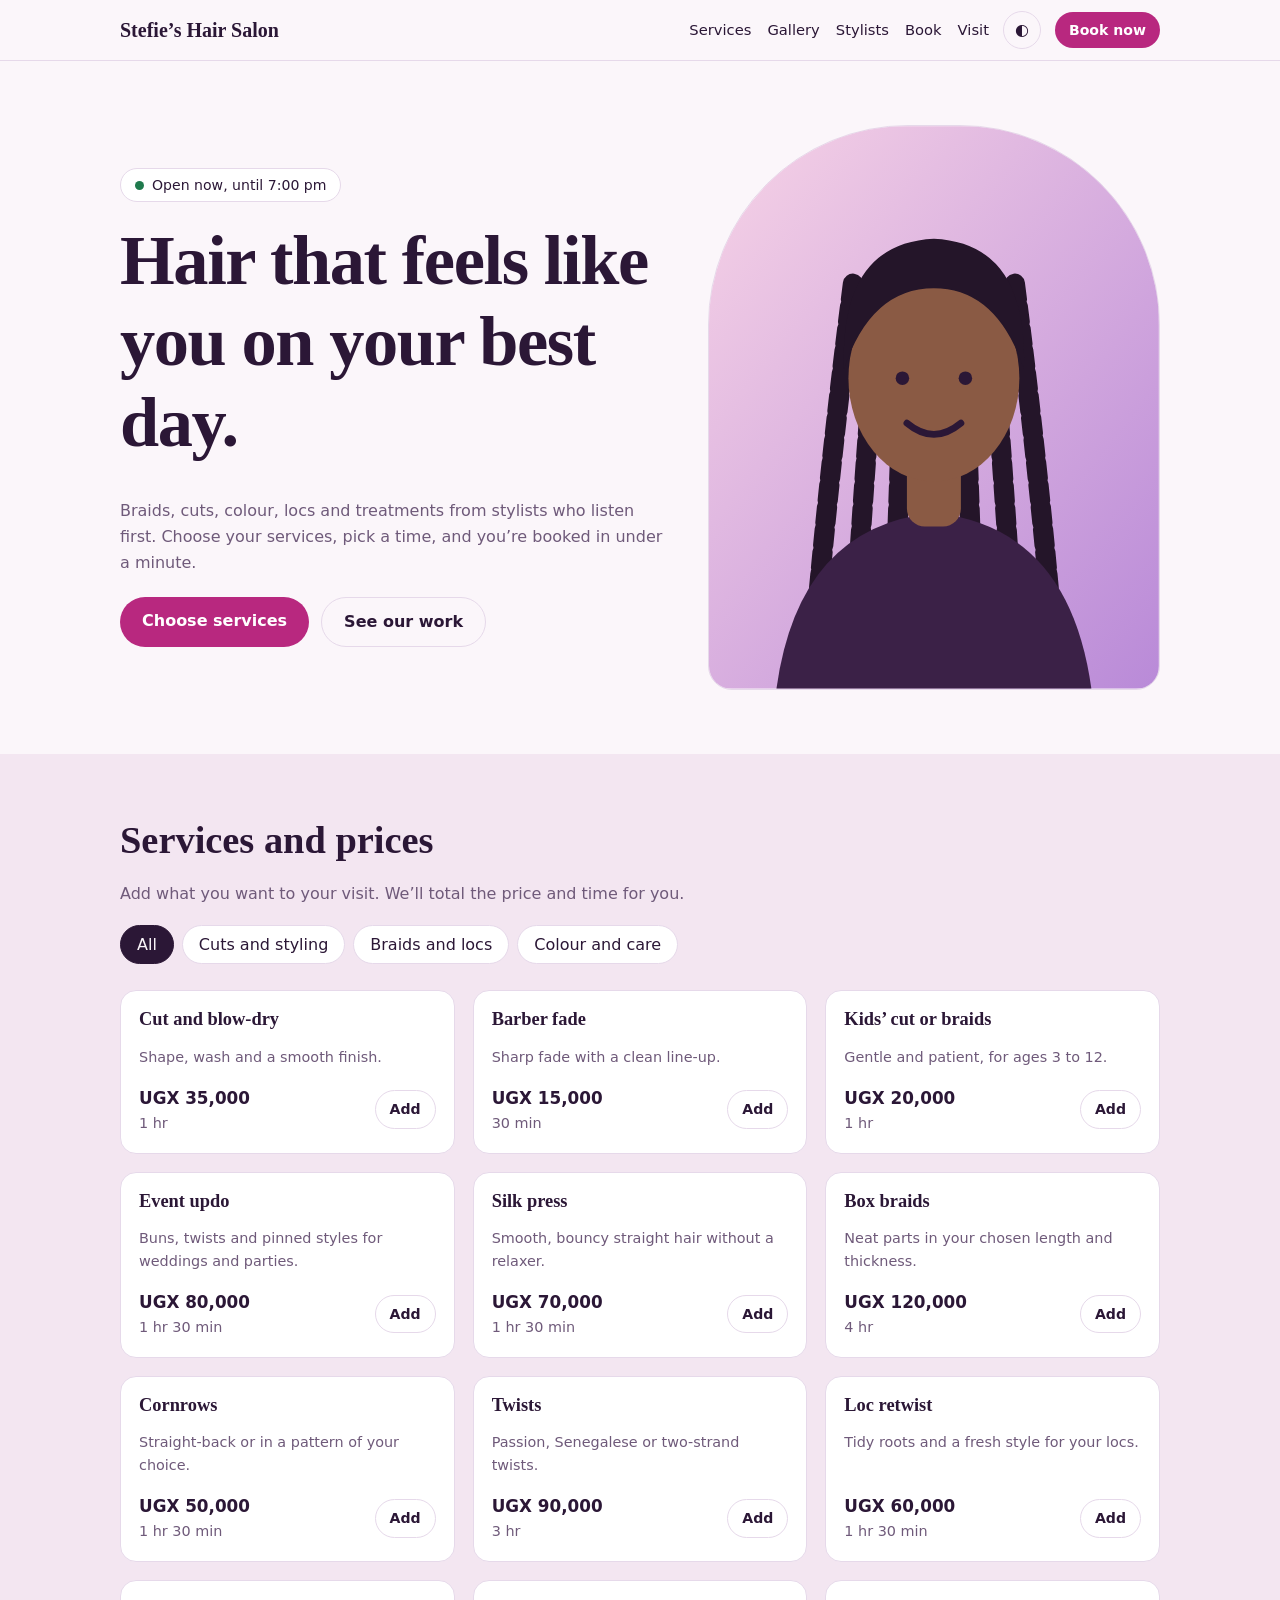
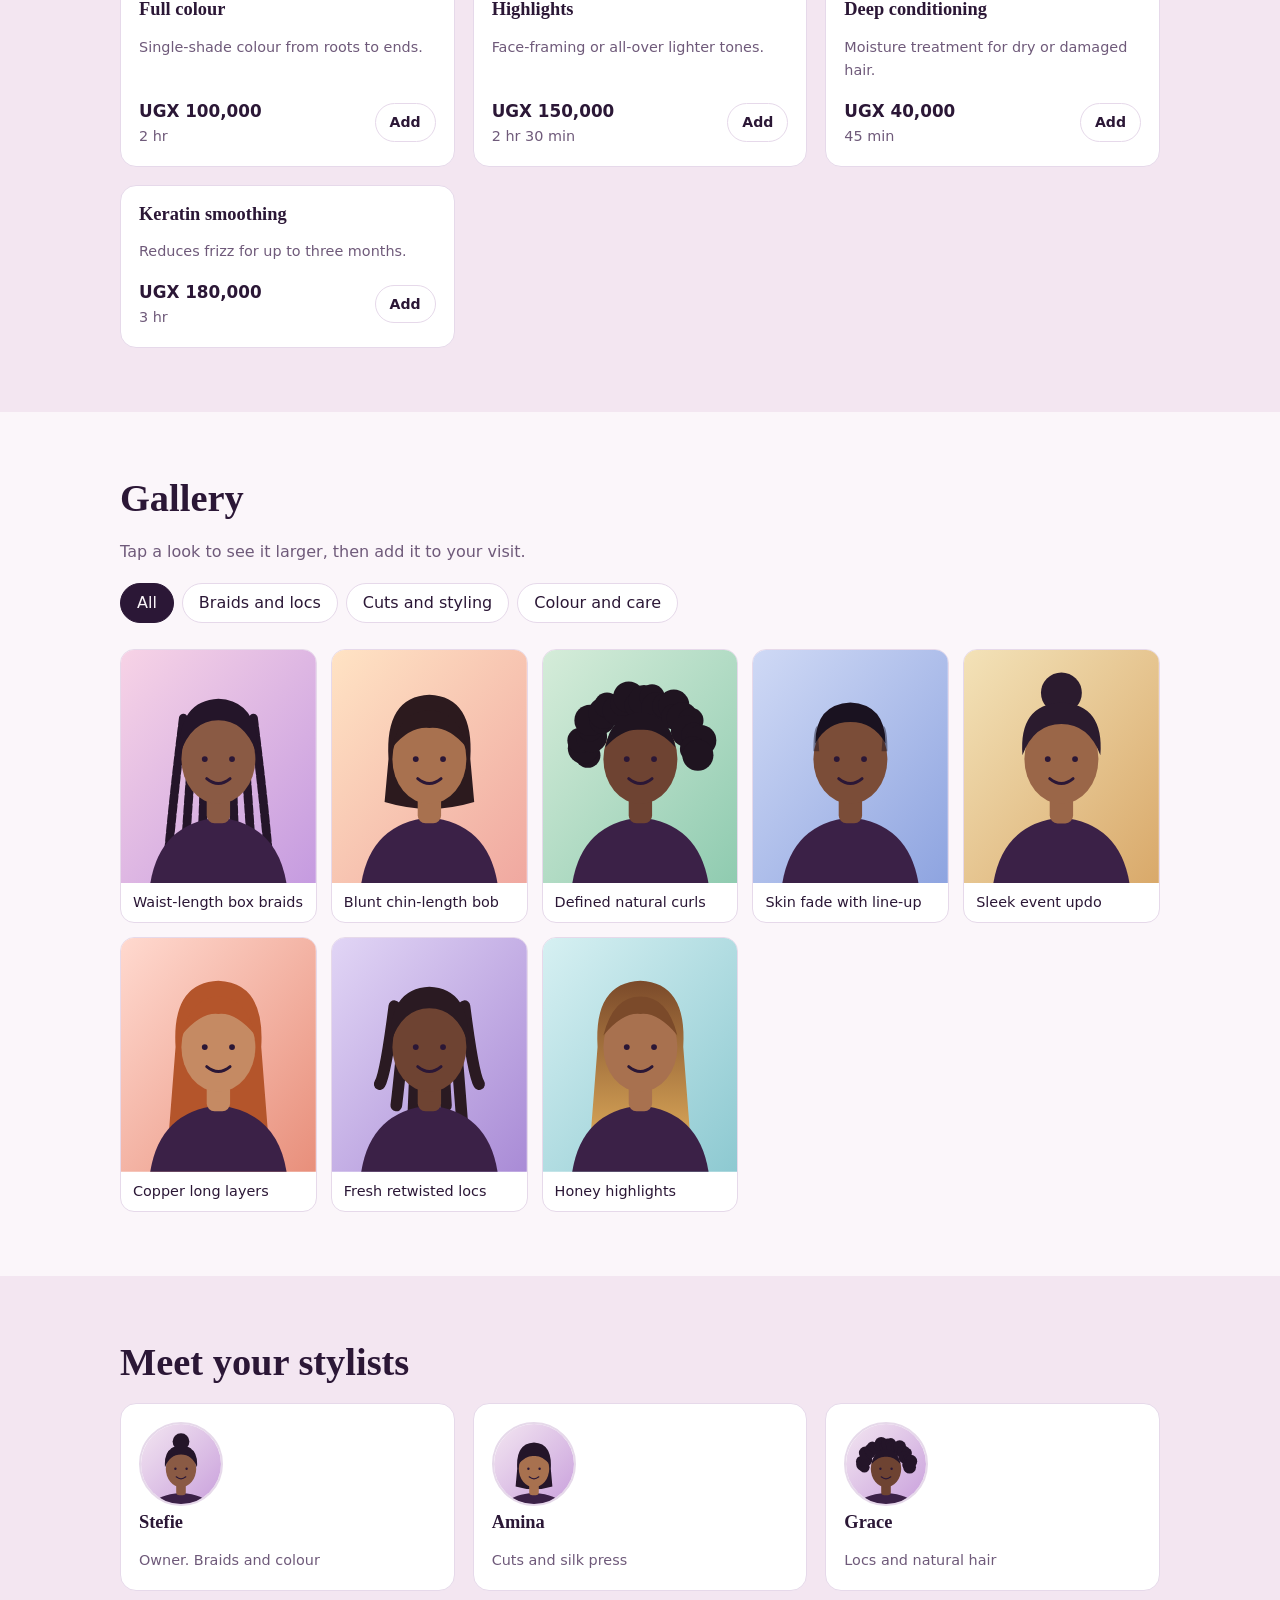
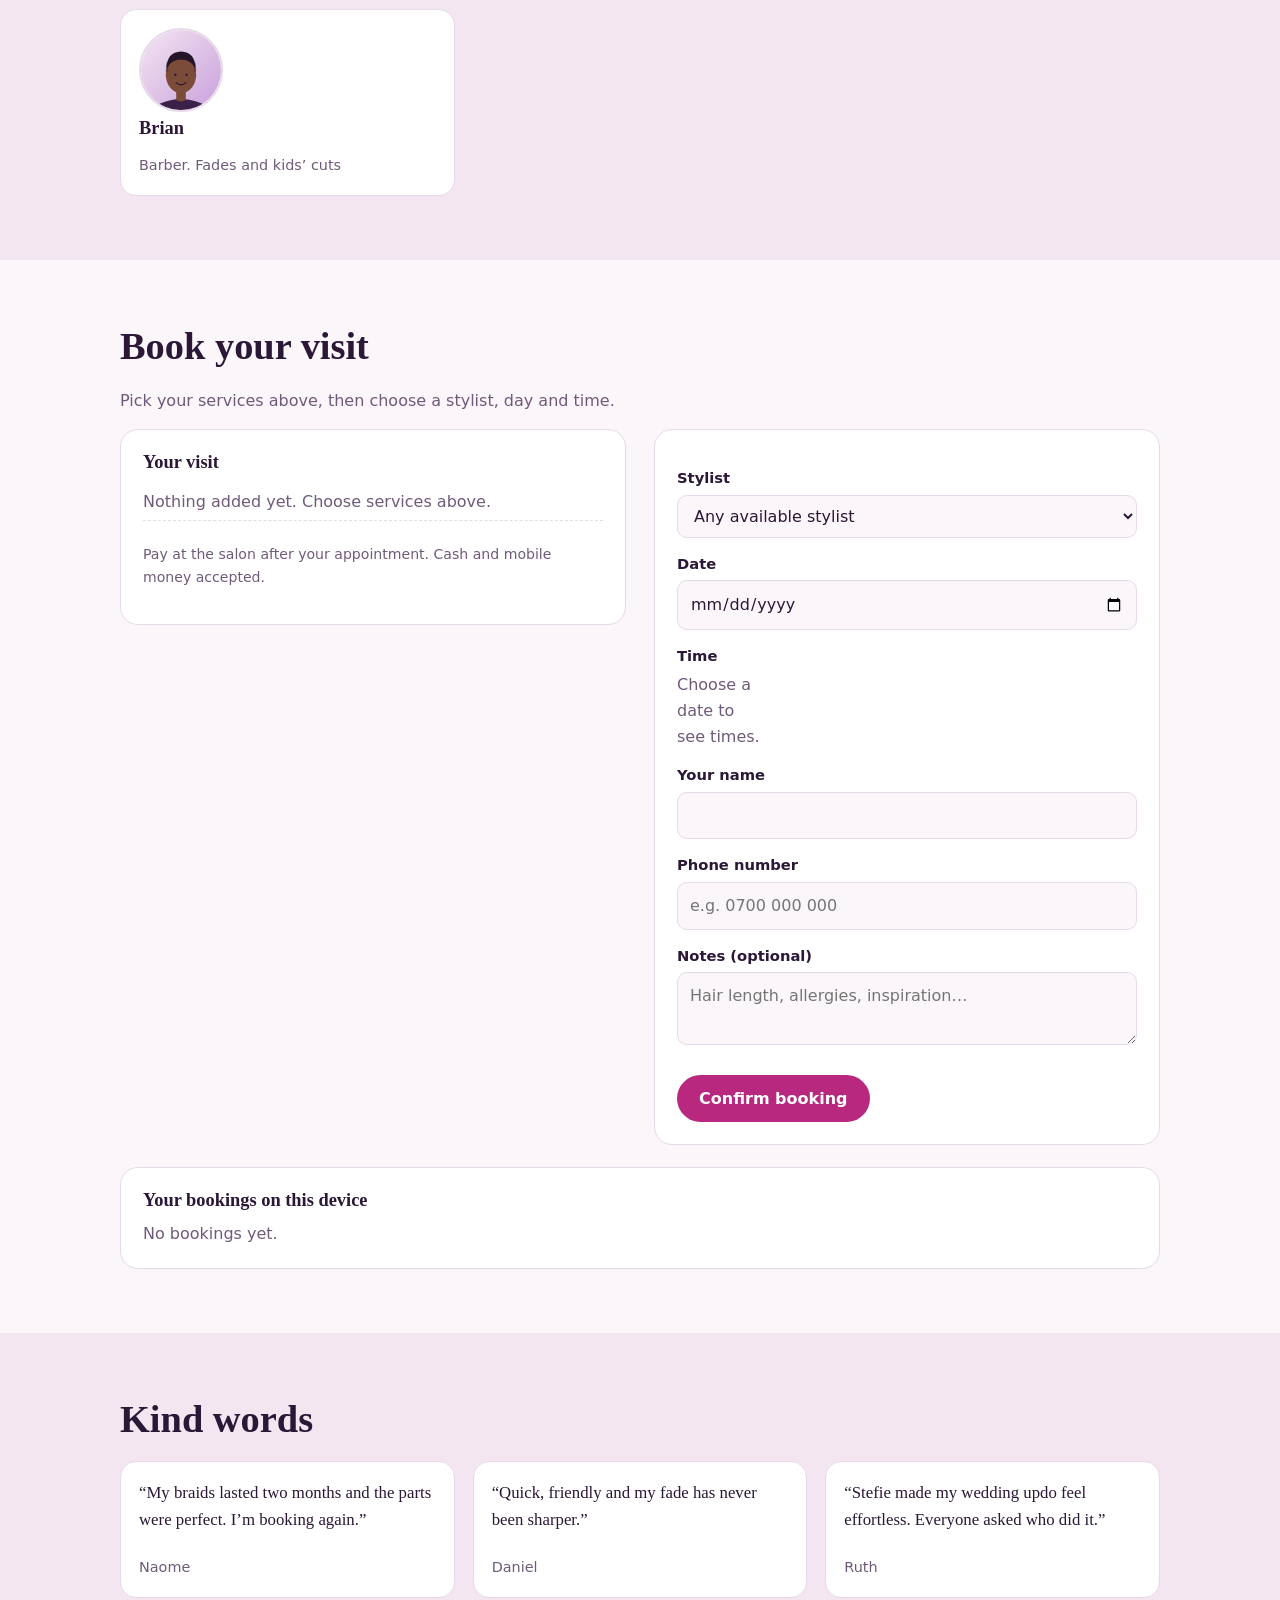
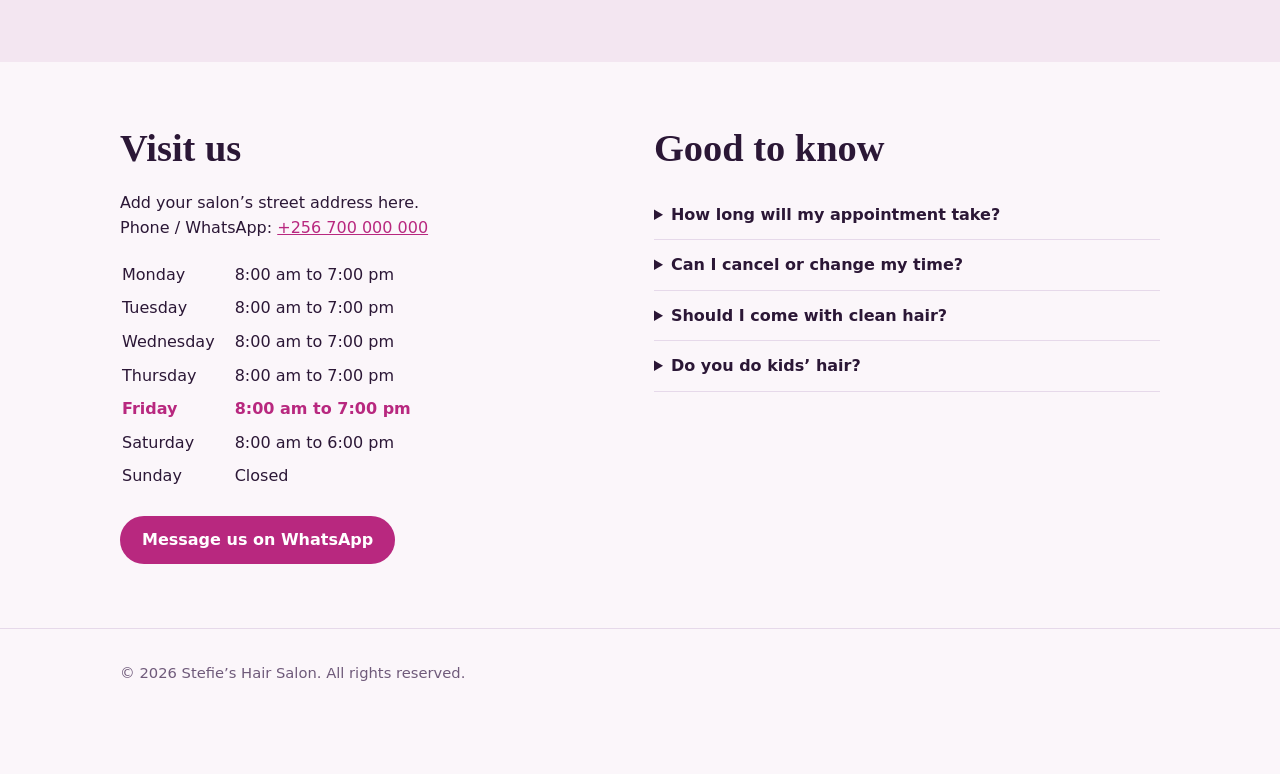
<file: index.html>
<!DOCTYPE html>
<html lang="en">
<head>
<meta charset="utf-8">
<meta name="viewport" content="width=device-width, initial-scale=1, viewport-fit=cover">
<title>Stefie’s Hair Salon</title>
<link rel="stylesheet" href="style.css">
</head>
<body>
<header class="nav"><div class="wrap">
<a class="logo" href="#top">Stefie’s Hair Salon</a>
<nav><a href="#services">Services</a><a href="#gallery">Gallery</a><a href="#team">Stylists</a><a href="#book">Book</a><a href="#visit">Visit</a></nav>
<button class="icon" id="theme" aria-label="Switch colour theme">◐</button>
<a class="btn sm" href="#book">Book now</a>
</div></header>

<main id="top">
<section class="hero"><div class="wrap">
<div>
<div class="badge"><span class="dot" id="dot"></span><span id="openTxt">Checking hours…</span></div>
<h1>Hair that feels like you on your best day.</h1>
<p class="sub">Braids, cuts, colour, locs and treatments from stylists who listen first. Choose your services, pick a time, and you’re booked in under a minute.</p>
<div class="row"><a class="btn" href="#services">Choose services</a><a class="btn ghost" href="#gallery">See our work</a></div>
</div>
<div class="hero-art" id="heroArt" aria-hidden="true"></div>
</div></section>

<section id="services" class="band"><div class="wrap">
<h2>Services and prices</h2>
<p class="sub">Add what you want to your visit. We’ll total the price and time for you.</p>
<div class="tabs" id="svcTabs" role="group" aria-label="Filter services"></div>
<div class="grid" id="svcGrid"></div>
</div></section>

<section id="gallery"><div class="wrap">
<h2>Gallery</h2>
<p class="sub">Tap a look to see it larger, then add it to your visit.</p>
<div class="tabs" id="galTabs" role="group" aria-label="Filter looks"></div>
<div class="gal" id="gal"></div>
</div></section>

<section id="team" class="band stylists"><div class="wrap">
<h2>Meet your stylists</h2>
<div class="grid" id="team-grid"></div>
</div></section>

<section id="book"><div class="wrap">
<h2>Book your visit</h2>
<p class="sub">Pick your services above, then choose a stylist, day and time.</p>
<div class="book">
<div class="panel">
<h3>Your visit</h3>
<ul class="sum" id="sum"></ul>
<div class="total"><span id="tTime"></span><span id="tPrice"></span></div>
<p class="meta" style="color:var(--muted);font-size:.88rem;margin-top:10px">Pay at the salon after your appointment. Cash and mobile money accepted.</p>
</div>
<form class="panel" id="form" novalidate>
<label for="stylist">Stylist</label>
<select id="stylist"></select>
<label for="date">Date</label>
<input type="date" id="date">
<label id="slotLbl">Time</label>
<div class="slots" id="slots" aria-labelledby="slotLbl"></div>
<label for="name">Your name</label>
<input id="name" autocomplete="name">
<label for="phone">Phone number</label>
<input id="phone" type="tel" autocomplete="tel" placeholder="e.g. 0700 000 000">
<label for="note">Notes (optional)</label>
<textarea id="note" rows="2" placeholder="Hair length, allergies, inspiration…"></textarea>
<div class="row"><button class="btn" type="submit">Confirm booking</button></div>
<div id="out" role="status"></div>
</form>
</div>
<div class="panel" style="margin-top:22px">
<h3>Your bookings on this device</h3>
<div id="mine"></div>
</div>
</div></section>

<section class="band"><div class="wrap">
<h2>Kind words</h2>
<div class="grid" id="rev"></div>
</div></section>

<section id="visit"><div class="wrap book">
<div>
<h2>Visit us</h2>
<p>Add your salon’s street address here.<br>Phone / WhatsApp: <a href="https://wa.me/256700000000">+256 700 000 000</a></p>
<table class="hours" id="hours"></table>
<div class="row"><a class="btn" href="https://wa.me/256700000000">Message us on WhatsApp</a></div>
</div>
<div>
<h2>Good to know</h2>
<details><summary>How long will my appointment take?</summary><p>The total on your visit summary adds up the time for each service. Braids and colour take longer, so book a morning slot.</p></details>
<details><summary>Can I cancel or change my time?</summary><p>Yes. Cancel from “Your bookings” above, or message us at least a day ahead.</p></details>
<details><summary>Should I come with clean hair?</summary><p>For braids and locs, arrive with clean, dry, detangled hair. For cuts and colour, come as you are.</p></details>
<details><summary>Do you do kids’ hair?</summary><p>Yes. Pick “Kids’ cut or braids” and we’ll allow extra time.</p></details>
</div>
</div></section>
</main>
<footer><div class="wrap">© <span id="yr"></span> Stefie’s Hair Salon. All rights reserved.</div></footer>

<div id="bar"><span id="barTxt"></span><a class="btn sm" href="#book" style="background:var(--bg);color:var(--ink)">Book these</a></div>
<dialog id="lb"><div id="lbArt"></div><div class="in"><h3 id="lbTitle"></h3><p class="sub" id="lbDesc"></p><div class="row"><button class="btn" id="lbAdd">Add to my visit</button><button class="btn ghost" id="lbClose">Close</button></div></div></dialog>

<script src="app.js"></script>
</body>
</html>
</file>
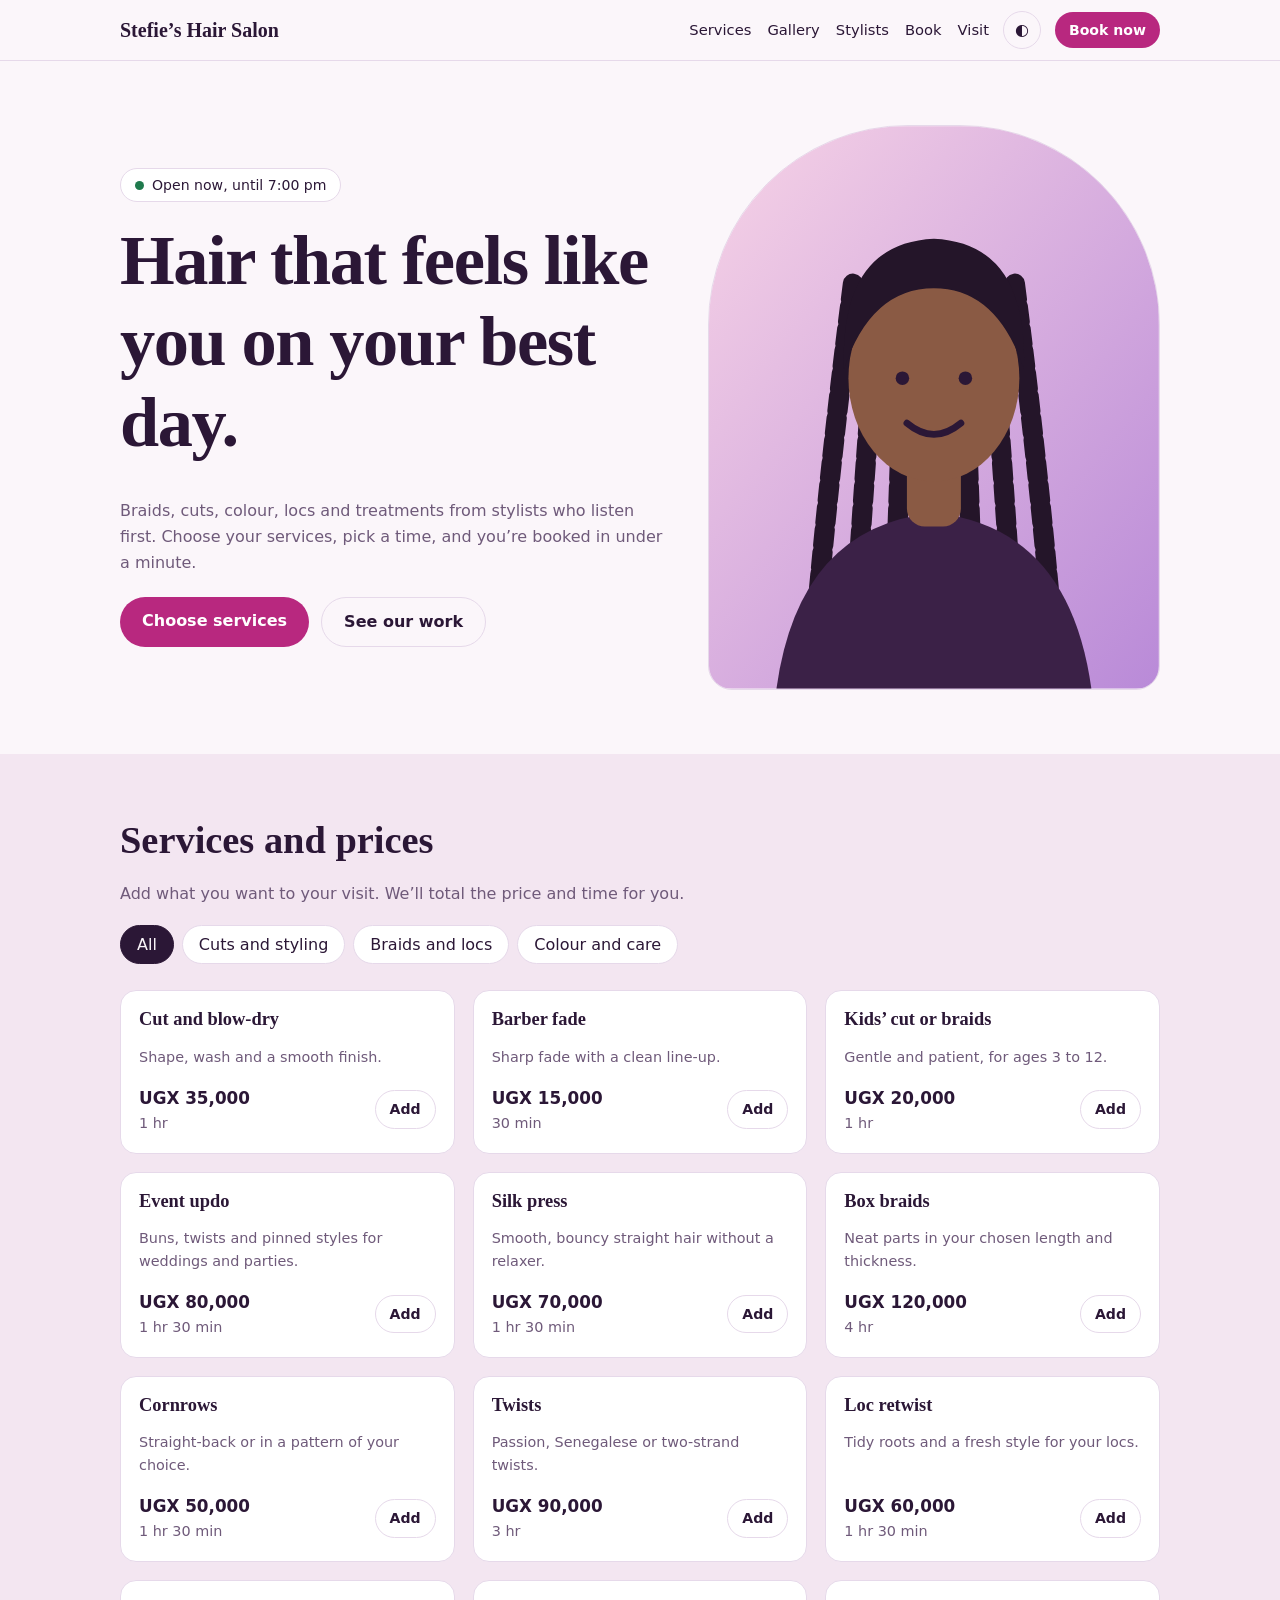
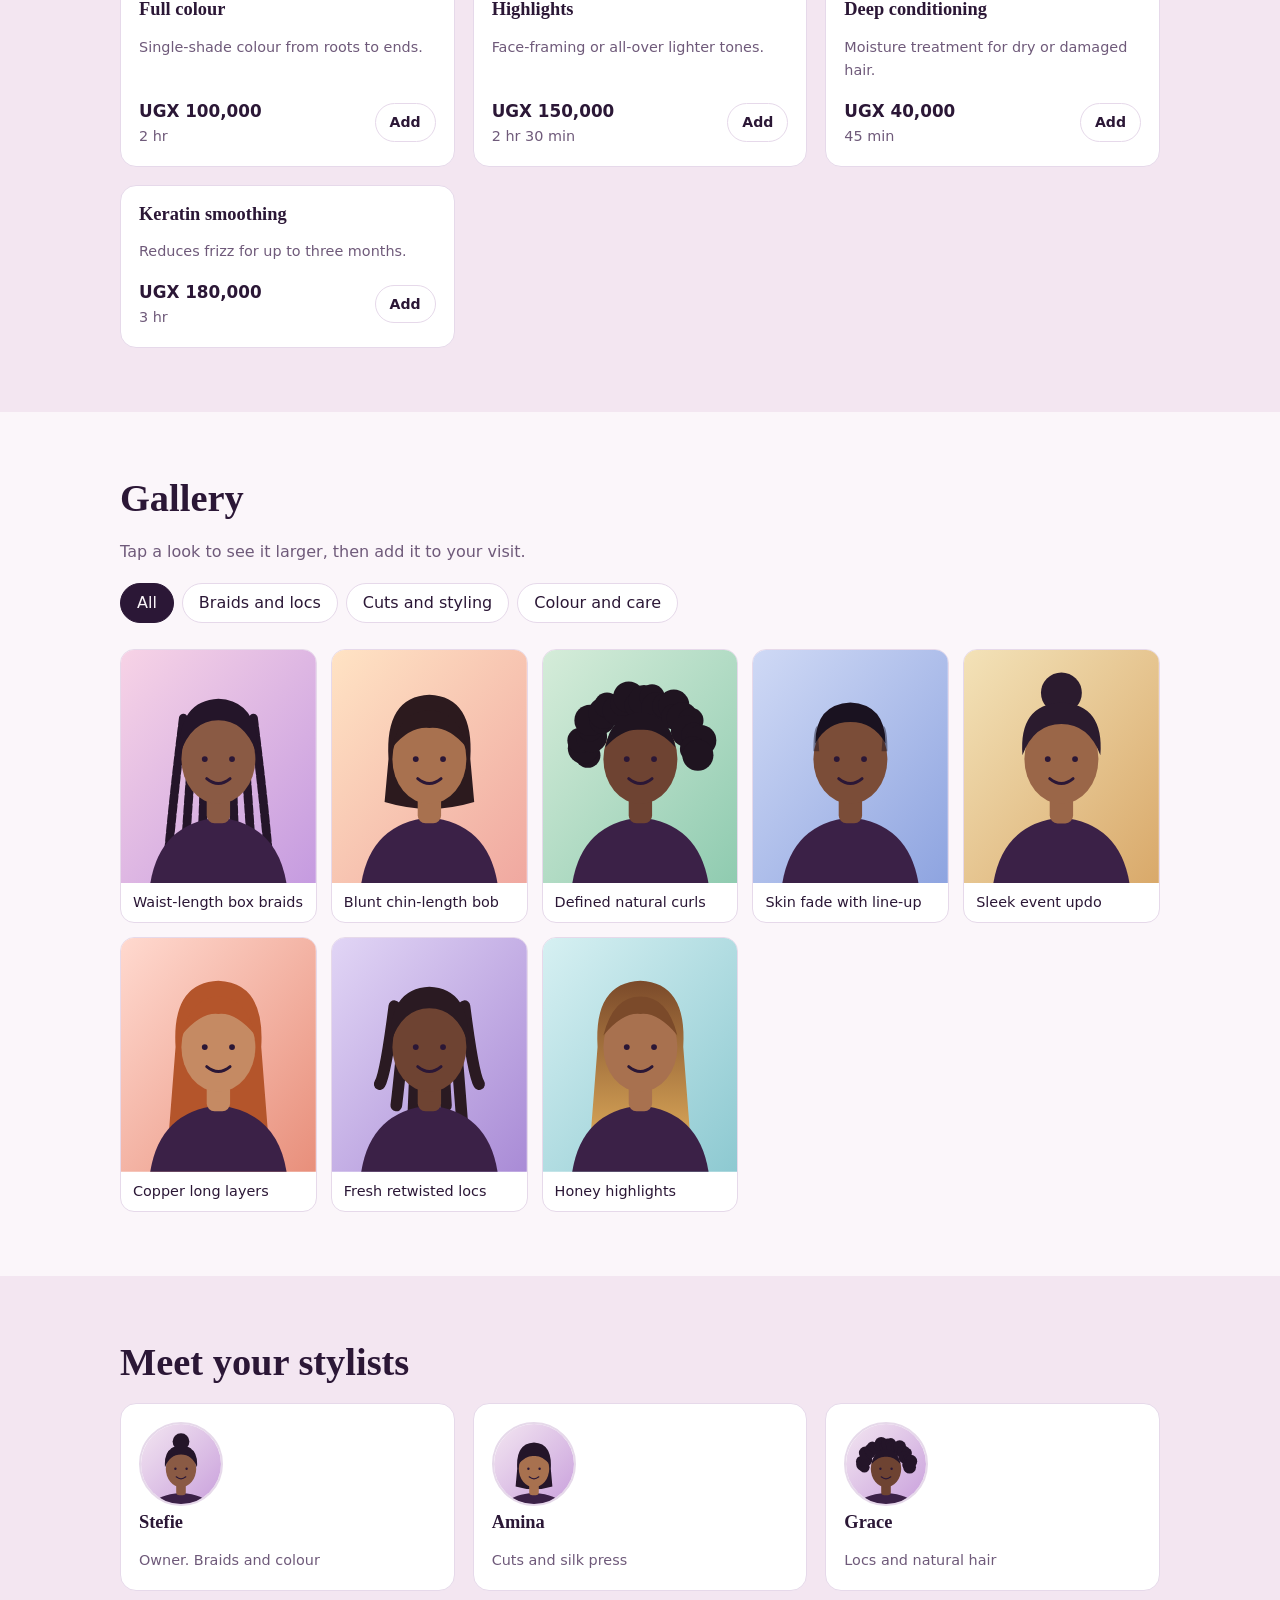
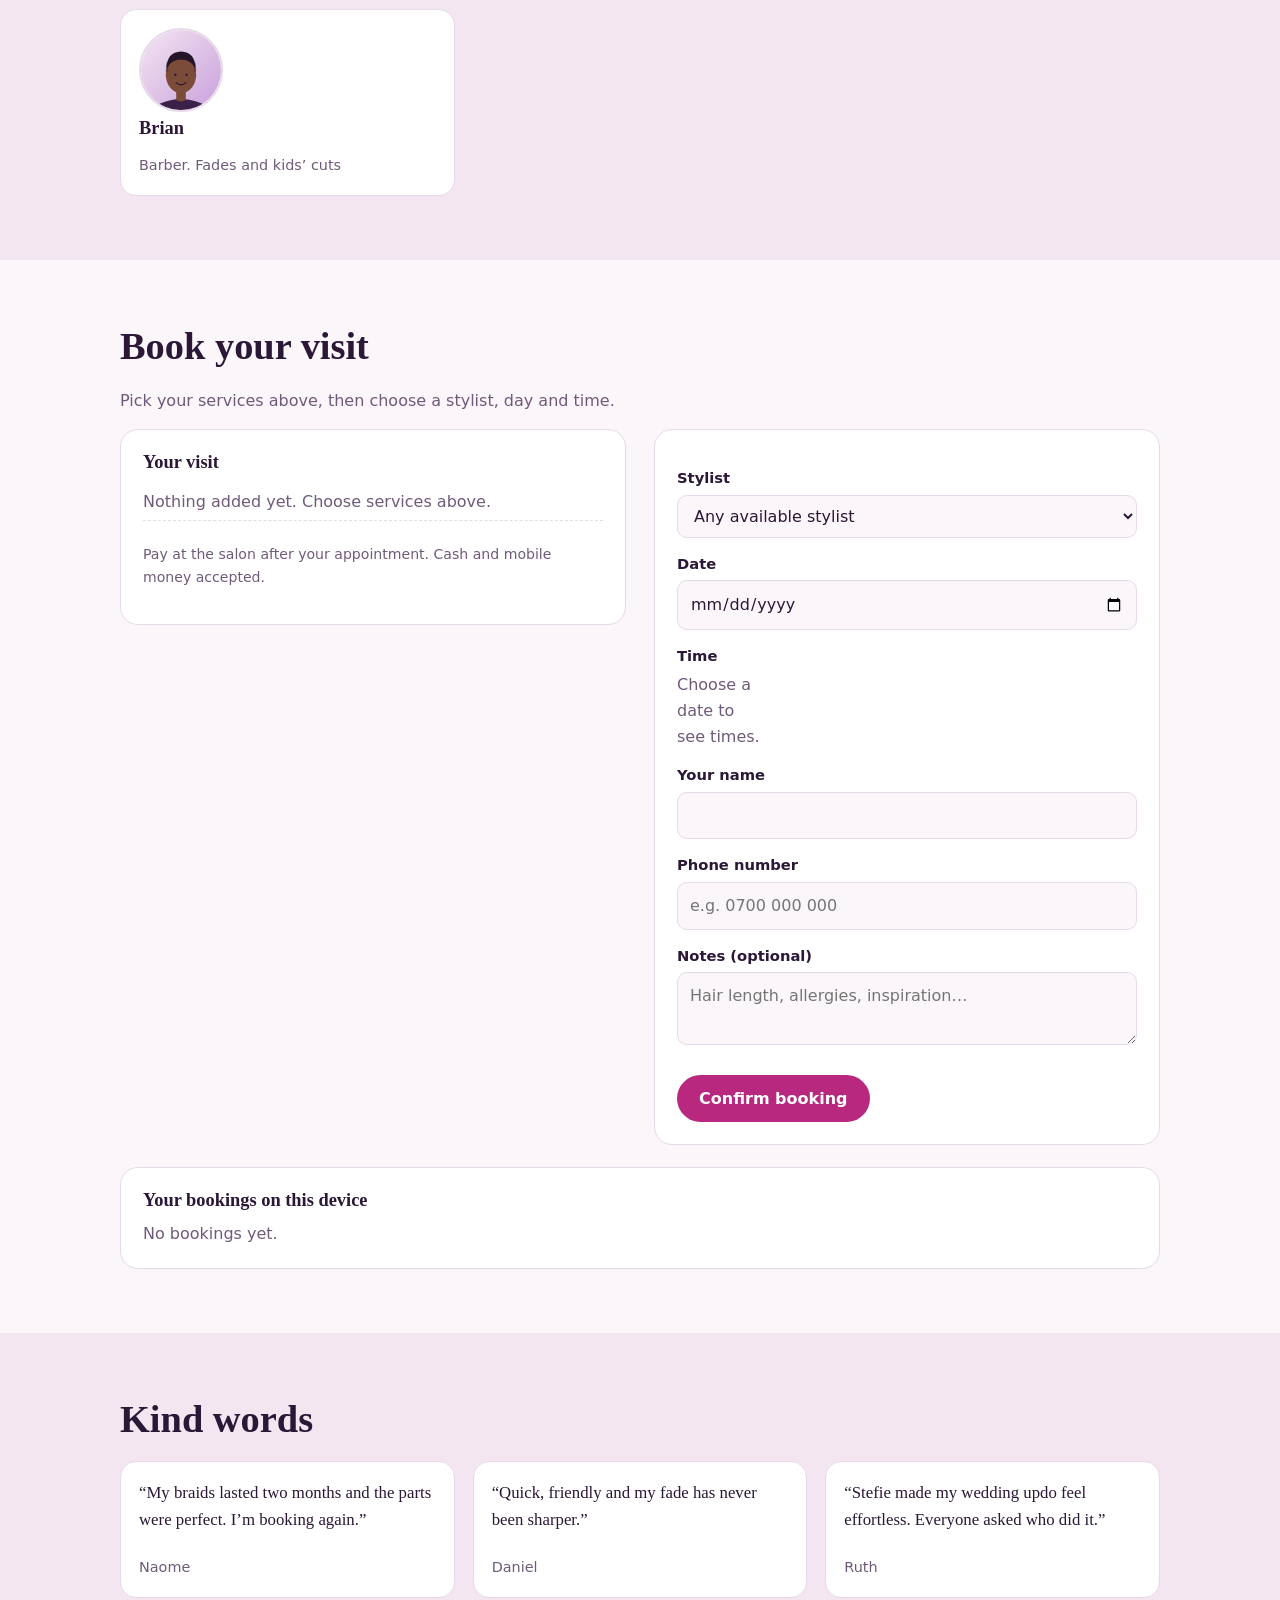
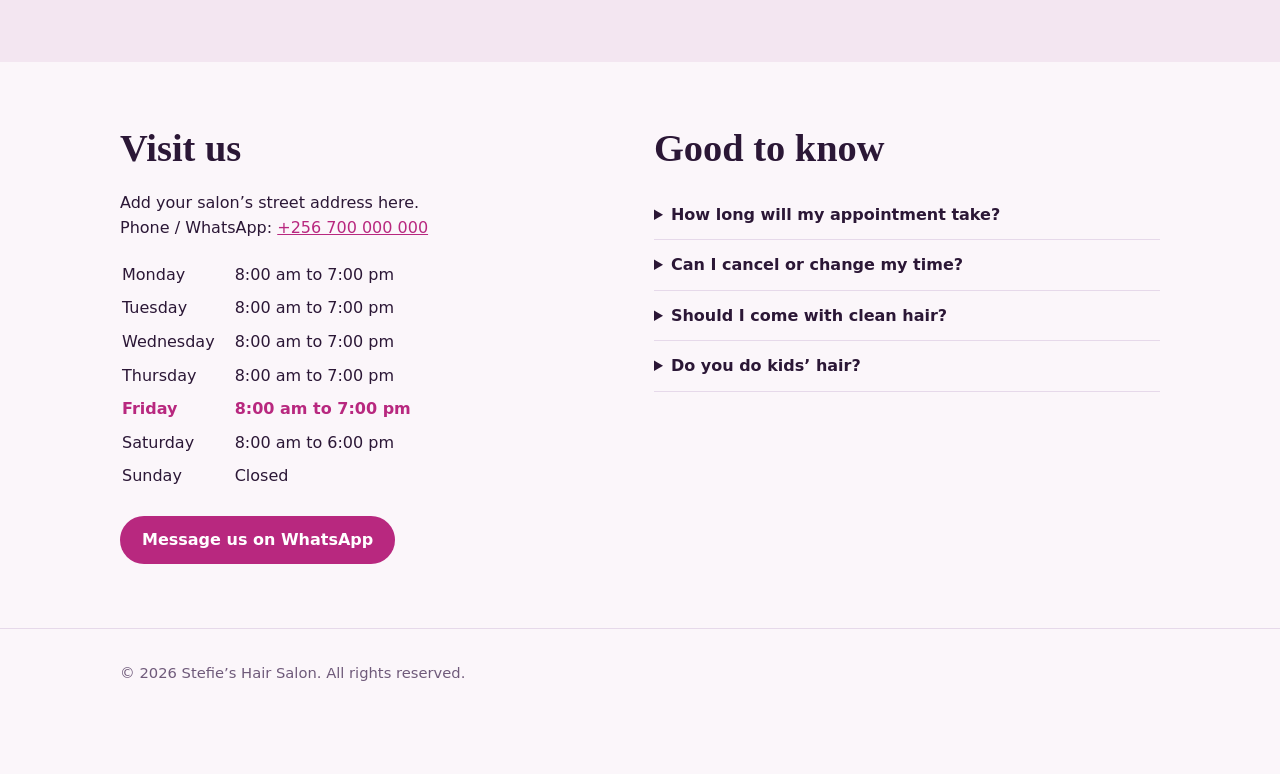
<file: stefies-hair-salon.html>
<!DOCTYPE html>
<html lang="en">
<head>
<meta charset="utf-8">
<meta name="viewport" content="width=device-width, initial-scale=1, viewport-fit=cover">
<title>Stefie’s Hair Salon</title>
<style>
:root{box-sizing:border-box;padding-top:env(safe-area-inset-top,0px);padding-bottom:env(safe-area-inset-bottom,0px);
--bg:#fbf6fa;--surface:#fff;--ink:#2b1736;--muted:#6f5a7a;--line:#e6d9ea;--accent:#b8287f;--accent-ink:#fff;--gold:#c9962b;--soft:#f3e6f1;--ok:#1f7a4d;--bad:#b3261e}
@media (prefers-color-scheme:dark){:root:not([data-theme="light"]){color-scheme:dark;--bg:#1b0f23;--surface:#27172f;--ink:#f6ecf8;--muted:#b9a3c4;--line:#40294c;--accent:#e45bb0;--accent-ink:#2b1736;--gold:#e3b04b;--soft:#33203d;--ok:#5fd39a;--bad:#ff8a80}}
:root[data-theme="dark"]{color-scheme:dark;--bg:#1b0f23;--surface:#27172f;--ink:#f6ecf8;--muted:#b9a3c4;--line:#40294c;--accent:#e45bb0;--accent-ink:#2b1736;--gold:#e3b04b;--soft:#33203d;--ok:#5fd39a;--bad:#ff8a80}
*,*::before,*::after{box-sizing:inherit}
html{scroll-behavior:smooth;scroll-padding-top:calc(env(safe-area-inset-top,0px) + 70px)}
body{margin:0;background:var(--bg);color:var(--ink);font:16px/1.6 system-ui,-apple-system,"Segoe UI",Roboto,sans-serif}
h1,h2,h3{font-family:Georgia,"Times New Roman",serif;font-weight:700;line-height:1.15;margin:0 0 .5em}
h1{font-size:clamp(2.4rem,7vw,4.4rem);letter-spacing:-.02em}
h2{font-size:clamp(1.7rem,4vw,2.4rem)}
h3{font-size:1.15rem}
p{margin:0 0 1em}
a{color:var(--accent)}
button,input,select,textarea{font:inherit;color:inherit}
:focus-visible{outline:3px solid var(--gold);outline-offset:2px}
.wrap{max-width:1080px;margin:0 auto;padding:0 20px}
section{padding:64px 0}
.sub{color:var(--muted);max-width:56ch}
header.nav{position:sticky;top:0;z-index:20;background:color-mix(in srgb,var(--bg) 92%,transparent);backdrop-filter:blur(8px);border-bottom:1px solid var(--line)}
.nav .wrap{display:flex;align-items:center;gap:14px;height:60px}
.logo{font:700 1.25rem Georgia,serif;text-decoration:none;color:var(--ink);margin-right:auto}
.nav nav{display:flex;gap:16px;overflow-x:auto}
.nav nav a{color:var(--ink);text-decoration:none;font-size:.92rem;white-space:nowrap}
.nav nav a:hover{color:var(--accent)}
.btn{display:inline-block;border:0;border-radius:999px;padding:11px 22px;background:var(--accent);color:var(--accent-ink);font-weight:600;cursor:pointer;text-decoration:none}
.btn.ghost{background:transparent;color:var(--ink);border:1.5px solid var(--line)}
.btn.sm{padding:7px 14px;font-size:.88rem}
.btn:disabled{opacity:.5;cursor:not-allowed}
.icon{width:38px;height:38px;border-radius:50%;border:1.5px solid var(--line);background:transparent;cursor:pointer}
.hero .wrap{display:grid;grid-template-columns:1.1fr .9fr;gap:36px;align-items:center}
.badge{display:inline-flex;gap:8px;align-items:center;border:1px solid var(--line);border-radius:999px;padding:5px 14px;font-size:.88rem;background:var(--surface);margin-bottom:18px}
.dot{width:9px;height:9px;border-radius:50%;background:var(--bad)}
.dot.on{background:var(--ok)}
.hero-art{position:relative;aspect-ratio:4/5;border-radius:200px 200px 24px 24px;overflow:hidden;border:1px solid var(--line)}
.hero-art svg{width:100%;height:100%;display:block}
.row{display:flex;gap:12px;flex-wrap:wrap;margin-top:22px}
.tabs{display:flex;gap:8px;flex-wrap:wrap;margin:18px 0 26px}
.chip{border:1.5px solid var(--line);background:var(--surface);border-radius:999px;padding:6px 16px;cursor:pointer}
.chip[aria-pressed="true"]{background:var(--ink);color:var(--bg);border-color:var(--ink)}
.grid{display:grid;grid-template-columns:repeat(auto-fill,minmax(250px,1fr));gap:18px}
.card{background:var(--surface);border:1px solid var(--line);border-radius:16px;padding:18px;display:flex;flex-direction:column;gap:6px}
.card .meta{color:var(--muted);font-size:.9rem}
.price{font-weight:700;font-size:1.05rem}
.card .foot{margin-top:auto;display:flex;justify-content:space-between;align-items:center;padding-top:10px}
.card.sel{border-color:var(--accent);box-shadow:0 0 0 2px var(--accent) inset}
.gal{display:grid;grid-template-columns:repeat(auto-fill,minmax(170px,1fr));gap:14px}
.gal button{padding:0;border:1px solid var(--line);border-radius:14px;overflow:hidden;background:var(--surface);cursor:pointer;text-align:left}
.gal svg{display:block;width:100%;aspect-ratio:5/6;height:auto}
.gal span{display:block;padding:8px 12px;font-size:.9rem}
.stylists .av{width:84px;height:84px;border-radius:50%;overflow:hidden;border:2px solid var(--line)}
.stylists .av svg{width:100%;height:100%;display:block}
.band{background:var(--soft)}
.book{display:grid;grid-template-columns:1fr 1fr;gap:28px;align-items:start}
.panel{background:var(--surface);border:1px solid var(--line);border-radius:18px;padding:22px}
label{display:block;font-weight:600;font-size:.92rem;margin:14px 0 5px}
input,select,textarea{width:100%;padding:10px 12px;border-radius:10px;border:1.5px solid var(--line);background:var(--bg)}
.slots{display:grid;grid-template-columns:repeat(auto-fill,minmax(82px,1fr));gap:8px}
.slot{border:1.5px solid var(--line);background:var(--bg);border-radius:10px;padding:8px 0;cursor:pointer}
.slot[aria-pressed="true"]{background:var(--accent);color:var(--accent-ink);border-color:var(--accent)}
.slot:disabled{text-decoration:line-through;opacity:.4;cursor:not-allowed}
.sum li{display:flex;justify-content:space-between;gap:10px;padding:6px 0;border-bottom:1px dashed var(--line);list-style:none}
.sum{padding:0;margin:0 0 12px}
.total{display:flex;justify-content:space-between;font-weight:700;font-size:1.1rem}
.msg{margin-top:12px;padding:12px 14px;border-radius:12px;font-size:.95rem}
.msg.err{background:color-mix(in srgb,var(--bad) 14%,transparent);color:var(--bad)}
.msg.ok{background:color-mix(in srgb,var(--ok) 14%,transparent);color:var(--ok)}
.bk{display:flex;justify-content:space-between;gap:10px;align-items:center;border-top:1px solid var(--line);padding:10px 0}
.quote{font-family:Georgia,serif;font-size:1.05rem}
details{border-bottom:1px solid var(--line);padding:12px 0}
summary{cursor:pointer;font-weight:600}
#bar{position:fixed;left:12px;right:12px;bottom:calc(env(safe-area-inset-bottom,0px) + 12px);z-index:30;max-width:640px;margin:0 auto;background:var(--ink);color:var(--bg);border-radius:999px;padding:10px 12px 10px 22px;display:none;align-items:center;gap:12px;justify-content:space-between;box-shadow:0 8px 28px rgba(0,0,0,.3)}
#bar.show{display:flex}
dialog{border:0;border-radius:18px;padding:0;max-width:min(92vw,420px);width:100%;background:var(--surface);color:var(--ink)}
dialog::backdrop{background:rgba(20,8,28,.6)}
dialog svg{display:block;width:100%;height:auto}
dialog .in{padding:16px 20px 20px}
footer{padding:32px 0 90px;border-top:1px solid var(--line);color:var(--muted);font-size:.92rem}
.hours td{padding:3px 18px 3px 0}
.hours tr.today{font-weight:700;color:var(--accent)}
@media (max-width:780px){.hero .wrap,.book{grid-template-columns:1fr}.hero-art{max-width:340px;margin:0 auto}section{padding:44px 0}.nav nav{display:none}}
@media (prefers-reduced-motion:reduce){html{scroll-behavior:auto}}
</style>
</head>
<body>
<header class="nav"><div class="wrap">
<a class="logo" href="#top">Stefie’s Hair Salon</a>
<nav><a href="#services">Services</a><a href="#gallery">Gallery</a><a href="#team">Stylists</a><a href="#book">Book</a><a href="#visit">Visit</a></nav>
<button class="icon" id="theme" aria-label="Switch colour theme">◐</button>
<a class="btn sm" href="#book">Book now</a>
</div></header>

<main id="top">
<section class="hero"><div class="wrap">
<div>
<div class="badge"><span class="dot" id="dot"></span><span id="openTxt">Checking hours…</span></div>
<h1>Hair that feels like you on your best day.</h1>
<p class="sub">Braids, cuts, colour, locs and treatments from stylists who listen first. Choose your services, pick a time, and you’re booked in under a minute.</p>
<div class="row"><a class="btn" href="#services">Choose services</a><a class="btn ghost" href="#gallery">See our work</a></div>
</div>
<div class="hero-art" id="heroArt" aria-hidden="true"></div>
</div></section>

<section id="services" class="band"><div class="wrap">
<h2>Services and prices</h2>
<p class="sub">Add what you want to your visit. We’ll total the price and time for you.</p>
<div class="tabs" id="svcTabs" role="group" aria-label="Filter services"></div>
<div class="grid" id="svcGrid"></div>
</div></section>

<section id="gallery"><div class="wrap">
<h2>Gallery</h2>
<p class="sub">Tap a look to see it larger, then add it to your visit.</p>
<div class="tabs" id="galTabs" role="group" aria-label="Filter looks"></div>
<div class="gal" id="gal"></div>
</div></section>

<section id="team" class="band stylists"><div class="wrap">
<h2>Meet your stylists</h2>
<div class="grid" id="team-grid"></div>
</div></section>

<section id="book"><div class="wrap">
<h2>Book your visit</h2>
<p class="sub">Pick your services above, then choose a stylist, day and time.</p>
<div class="book">
<div class="panel">
<h3>Your visit</h3>
<ul class="sum" id="sum"></ul>
<div class="total"><span id="tTime"></span><span id="tPrice"></span></div>
<p class="meta" style="color:var(--muted);font-size:.88rem;margin-top:10px">Pay at the salon after your appointment. Cash and mobile money accepted.</p>
</div>
<form class="panel" id="form" novalidate>
<label for="stylist">Stylist</label>
<select id="stylist"></select>
<label for="date">Date</label>
<input type="date" id="date">
<label id="slotLbl">Time</label>
<div class="slots" id="slots" aria-labelledby="slotLbl"></div>
<label for="name">Your name</label>
<input id="name" autocomplete="name">
<label for="phone">Phone number</label>
<input id="phone" type="tel" autocomplete="tel" placeholder="e.g. 0700 000 000">
<label for="note">Notes (optional)</label>
<textarea id="note" rows="2" placeholder="Hair length, allergies, inspiration…"></textarea>
<div class="row"><button class="btn" type="submit">Confirm booking</button></div>
<div id="out" role="status"></div>
</form>
</div>
<div class="panel" style="margin-top:22px">
<h3>Your bookings on this device</h3>
<div id="mine"></div>
</div>
</div></section>

<section class="band"><div class="wrap">
<h2>Kind words</h2>
<div class="grid" id="rev"></div>
</div></section>

<section id="visit"><div class="wrap book">
<div>
<h2>Visit us</h2>
<p>Add your salon’s street address here.<br>Phone / WhatsApp: <a href="https://wa.me/256700000000">+256 700 000 000</a></p>
<table class="hours" id="hours"></table>
<div class="row"><a class="btn" href="https://wa.me/256700000000">Message us on WhatsApp</a></div>
</div>
<div>
<h2>Good to know</h2>
<details><summary>How long will my appointment take?</summary><p>The total on your visit summary adds up the time for each service. Braids and colour take longer, so book a morning slot.</p></details>
<details><summary>Can I cancel or change my time?</summary><p>Yes. Cancel from “Your bookings” above, or message us at least a day ahead.</p></details>
<details><summary>Should I come with clean hair?</summary><p>For braids and locs, arrive with clean, dry, detangled hair. For cuts and colour, come as you are.</p></details>
<details><summary>Do you do kids’ hair?</summary><p>Yes. Pick “Kids’ cut or braids” and we’ll allow extra time.</p></details>
</div>
</div></section>
</main>
<footer><div class="wrap">© <span id="yr"></span> Stefie’s Hair Salon. All rights reserved.</div></footer>

<div id="bar"><span id="barTxt"></span><a class="btn sm" href="#book" style="background:var(--bg);color:var(--ink)">Book these</a></div>
<dialog id="lb"><div id="lbArt"></div><div class="in"><h3 id="lbTitle"></h3><p class="sub" id="lbDesc"></p><div class="row"><button class="btn" id="lbAdd">Add to my visit</button><button class="btn ghost" id="lbClose">Close</button></div></div></dialog>

<script>
const $=s=>document.querySelector(s), $$=s=>[...document.querySelectorAll(s)];
const fmt=n=>'UGX '+n.toLocaleString('en-US');
const dur=m=>m>=60?Math.floor(m/60)+' hr'+(m%60?' '+m%60+' min':''):m+' min';
const SERVICES=[
{id:'cut',cat:'Cuts and styling',name:'Cut and blow-dry',price:35000,mins:60,d:'Shape, wash and a smooth finish.'},
{id:'fade',cat:'Cuts and styling',name:'Barber fade',price:15000,mins:30,d:'Sharp fade with a clean line-up.'},
{id:'kids',cat:'Cuts and styling',name:'Kids’ cut or braids',price:20000,mins:60,d:'Gentle and patient, for ages 3 to 12.'},
{id:'updo',cat:'Cuts and styling',name:'Event updo',price:80000,mins:90,d:'Buns, twists and pinned styles for weddings and parties.'},
{id:'silk',cat:'Cuts and styling',name:'Silk press',price:70000,mins:90,d:'Smooth, bouncy straight hair without a relaxer.'},
{id:'box',cat:'Braids and locs',name:'Box braids',price:120000,mins:240,d:'Neat parts in your chosen length and thickness.'},
{id:'corn',cat:'Braids and locs',name:'Cornrows',price:50000,mins:90,d:'Straight-back or in a pattern of your choice.'},
{id:'twist',cat:'Braids and locs',name:'Twists',price:90000,mins:180,d:'Passion, Senegalese or two-strand twists.'},
{id:'loc',cat:'Braids and locs',name:'Loc retwist',price:60000,mins:90,d:'Tidy roots and a fresh style for your locs.'},
{id:'colour',cat:'Colour and care',name:'Full colour',price:100000,mins:120,d:'Single-shade colour from roots to ends.'},
{id:'hl',cat:'Colour and care',name:'Highlights',price:150000,mins:150,d:'Face-framing or all-over lighter tones.'},
{id:'deep',cat:'Colour and care',name:'Deep conditioning',price:40000,mins:45,d:'Moisture treatment for dry or damaged hair.'},
{id:'ker',cat:'Colour and care',name:'Keratin smoothing',price:180000,mins:180,d:'Reduces frizz for up to three months.'}];
const STYLISTS=[
{id:'stefie',name:'Stefie',role:'Owner. Braids and colour',look:'updo',skin:'#8a5a44'},
{id:'amina',name:'Amina',role:'Cuts and silk press',look:'bob',skin:'#a8714f'},
{id:'grace',name:'Grace',role:'Locs and natural hair',look:'curls',skin:'#6e4332'},
{id:'brian',name:'Brian',role:'Barber. Fades and kids’ cuts',look:'fade',skin:'#7b4d38'}];
const LOOKS=[
{id:'braids',cat:'Braids and locs',name:'Waist-length box braids',svc:'box',bg:['#f7d3e6','#c59be0'],hair:'#241529',skin:'#8a5a44'},
{id:'bob',cat:'Cuts and styling',name:'Blunt chin-length bob',svc:'cut',bg:['#ffe3c4','#f0a8a0'],hair:'#2c1a1e',skin:'#a8714f'},
{id:'curls',cat:'Cuts and styling',name:'Defined natural curls',svc:'deep',bg:['#d5ecd9','#8fcbb0'],hair:'#1f1420',skin:'#6e4332'},
{id:'fade',cat:'Cuts and styling',name:'Skin fade with line-up',svc:'fade',bg:['#cfd9f5','#8ea4e0'],hair:'#1a1220',skin:'#7b4d38'},
{id:'updo',cat:'Cuts and styling',name:'Sleek event updo',svc:'updo',bg:['#f3e2b8','#d9a96a'],hair:'#2b1b2e',skin:'#9a6648'},
{id:'colour',cat:'Colour and care',name:'Copper long layers',svc:'colour',bg:['#ffd9cf','#e88f7b'],hair:'#b4552b',skin:'#c58a63'},
{id:'locs',cat:'Braids and locs',name:'Fresh retwisted locs',svc:'loc',bg:['#e1d5f5','#a98bd6'],hair:'#2a1a22',skin:'#6e4332'},
{id:'blonde',cat:'Colour and care',name:'Honey highlights',svc:'hl',bg:['#d6f0f2','#8dc9d1'],hair:'#7b4a2a',skin:'#a8714f',hl:'#e0ad5b'}];

/* ---- JS-drawn portraits ---- */
function art(l,w=200,h=240){
const c=l.hair,s=l.skin,id='g'+Math.random().toString(36).slice(2,7);
let back='',front='';
switch(l.id){
case 'braids':case 'locs':{
const dash=l.id==='braids'?'stroke-dasharray="7 3"':'';const sw=l.id==='braids'?9:12;
for(let i=0;i<7;i++){const x=64+i*12,len=l.id==='locs'?150+(i%3)*22:205;back+=`<path d="M${x} 70 Q${x+(i-3)*3} 140 ${x+(i-3)*5} ${len}" stroke="${c}" stroke-width="${sw}" fill="none" stroke-linecap="round" ${dash}/>`}
front=`<path d="M60 108 Q58 52 100 50 Q142 52 140 108 Q128 72 100 72 Q72 72 60 108Z" fill="${c}"/>`;break}
case 'bob':back=`<path d="M58 112 Q54 48 100 46 Q146 48 142 112 L146 156 Q100 170 54 156Z" fill="${c}"/>`;front=`<path d="M62 100 Q70 62 100 62 Q130 62 138 100 Q120 78 100 80 Q80 78 62 100Z" fill="${c}"/>`;break;
case 'curls':for(let i=0;i<26;i++){const a=Math.PI+i/25*Math.PI,r=54+(i%3)*5;back+=`<circle cx="${100+Math.cos(a)*r}" cy="${108+Math.sin(a)*r*.95}" r="${13+(i%2)*3}" fill="${c}"/>`}
front=`<path d="M64 100 Q70 66 100 64 Q130 66 136 100 Q118 80 100 82 Q82 80 64 100Z" fill="${c}"/>`;break;
case 'fade':front=`<path d="M64 96 Q64 56 100 54 Q136 56 136 96 Q124 74 100 74 Q76 74 64 96Z" fill="${c}"/><path d="M62 104 Q62 80 66 78 L68 104Z M138 104 Q138 80 134 78 L132 104Z" fill="${c}" opacity=".45"/>`;break;
case 'updo':back=`<circle cx="100" cy="44" r="21" fill="${c}"/>`;front=`<path d="M60 108 Q56 56 100 54 Q144 56 140 108 Q128 76 100 76 Q72 76 60 108Z" fill="${c}"/>`;break;
default:back=`<defs><linearGradient id="${id}h" x1="0" y1="0" x2="0" y2="1"><stop offset="0" stop-color="${c}"/><stop offset="1" stop-color="${l.hl||c}"/></linearGradient></defs><path d="M56 112 Q52 46 100 44 Q148 46 144 112 L152 214 Q100 226 48 214Z" fill="url(#${id}h)"/>`;front=`<path d="M62 100 Q72 60 100 60 Q128 60 138 100 Q118 76 100 78 Q82 76 62 100Z" fill="${c}"/>`}
return `<svg viewBox="0 0 ${w} ${h}" xmlns="http://www.w3.org/2000/svg" role="img" aria-label="${l.name||'Stylist portrait'}"><defs><linearGradient id="${id}" x1="0" y1="0" x2="1" y2="1"><stop offset="0" stop-color="${(l.bg||['#f3e6f1','#c9a0dc'])[0]}"/><stop offset="1" stop-color="${(l.bg||['#f3e6f1','#c9a0dc'])[1]}"/></linearGradient></defs><rect width="${w}" height="${h}" fill="url(#${id})"/>${back}<path d="M30 ${h} Q40 178 100 172 Q160 178 170 ${h}Z" fill="#3b2147"/><rect x="88" y="146" width="24" height="32" rx="8" fill="${s}"/><ellipse cx="100" cy="112" rx="38" ry="46" fill="${s}"/>${front}<circle cx="86" cy="112" r="3" fill="#2b1736"/><circle cx="114" cy="112" r="3" fill="#2b1736"/><path d="M88 132 Q100 142 112 132" stroke="#2b1736" stroke-width="3" fill="none" stroke-linecap="round"/></svg>`}

/* ---- state ---- */
let cart=new Set(), svcCat='All', galCat='All', pickedSlot=null, lbLook=null;
const store={get(k){try{return JSON.parse(localStorage.getItem(k))}catch(e){return null}},set(k,v){try{localStorage.setItem(k,JSON.stringify(v))}catch(e){}}};
const svcById=id=>SERVICES.find(s=>s.id===id);

/* ---- hours ---- */
const HOURS={1:[8,19],2:[8,19],3:[8,19],4:[8,19],5:[8,19],6:[8,18],0:null};
const DAYS=['Sunday','Monday','Tuesday','Wednesday','Thursday','Friday','Saturday'];
function renderHours(){const now=new Date();const h=HOURS[now.getDay()],t=now.getHours()+now.getMinutes()/60;const open=h&&t>=h[0]&&t<h[1];
$('#dot').className='dot'+(open?' on':'');
$('#openTxt').textContent=open?`Open now, until ${h[1]>12?h[1]-12:h[1]}:00 ${h[1]>=12?'pm':'am'}`:'Closed now. Book for later';
$('#hours').innerHTML=[1,2,3,4,5,6,0].map(d=>{const x=HOURS[d];return `<tr class="${d===now.getDay()?'today':''}"><td>${DAYS[d]}</td><td>${x?x[0]+':00 am to '+(x[1]-12)+':00 pm':'Closed'}</td></tr>`}).join('')}

/* ---- services ---- */
function chips(el,cats,cur,fn){el.innerHTML=['All',...cats].map(c=>`<button class="chip" aria-pressed="${c===cur}" data-c="${c}">${c}</button>`).join('');el.onclick=e=>{const b=e.target.closest('.chip');if(b)fn(b.dataset.c)}}
function renderSvc(){const cats=[...new Set(SERVICES.map(s=>s.cat))];chips($('#svcTabs'),cats,svcCat,c=>{svcCat=c;renderSvc()});
$('#svcGrid').innerHTML=SERVICES.filter(s=>svcCat==='All'||s.cat===svcCat).map(s=>`<div class="card ${cart.has(s.id)?'sel':''}"><h3>${s.name}</h3><div class="meta">${s.d}</div><div class="foot"><div><div class="price">${fmt(s.price)}</div><div class="meta">${dur(s.mins)}</div></div><button class="btn sm ${cart.has(s.id)?'':'ghost'}" data-id="${s.id}" aria-pressed="${cart.has(s.id)}">${cart.has(s.id)?'Added ✓':'Add'}</button></div></div>`).join('')}
$('#svcGrid').onclick=e=>{const b=e.target.closest('button[data-id]');if(b)toggle(b.dataset.id)};
function toggle(id,force){if(force===true)cart.add(id);else cart.has(id)?cart.delete(id):cart.add(id);renderSvc();renderCart()}
function renderCart(){const items=[...cart].map(svcById);const p=items.reduce((a,s)=>a+s.price,0),m=items.reduce((a,s)=>a+s.mins,0);
$('#sum').innerHTML=items.length?items.map(s=>`<li><span>${s.name}</span><span>${fmt(s.price)}</span></li>`).join(''):'<li style="color:var(--muted)">Nothing added yet. Choose services above.</li>';
$('#tTime').textContent=items.length?'About '+dur(m):'';$('#tPrice').textContent=items.length?fmt(p):'';
$('#bar').classList.toggle('show',items.length>0);$('#barTxt').textContent=`${items.length} service${items.length>1?'s':''} · ${fmt(p)} · ${dur(m)}`}

/* ---- gallery ---- */
function renderGal(){chips($('#galTabs'),[...new Set(LOOKS.map(l=>l.cat))],galCat,c=>{galCat=c;renderGal()});
$('#gal').innerHTML=LOOKS.filter(l=>galCat==='All'||l.cat===galCat).map(l=>`<button data-l="${l.id}" aria-label="View ${l.name}">${art(l)}<span>${l.name}</span></button>`).join('')}
$('#gal').onclick=e=>{const b=e.target.closest('button[data-l]');if(!b)return;lbLook=LOOKS.find(l=>l.id===b.dataset.l);const s=svcById(lbLook.svc);
$('#lbArt').innerHTML=art(lbLook);$('#lbTitle').textContent=lbLook.name;$('#lbDesc').textContent=`${s.name}: ${fmt(s.price)}, about ${dur(s.mins)}.`;$('#lb').showModal()};
$('#lbClose').onclick=()=>$('#lb').close();
$('#lb').onclick=e=>{if(e.target===$('#lb'))$('#lb').close()};
$('#lbAdd').onclick=()=>{toggle(lbLook.svc,true);$('#lb').close()};

/* ---- team, reviews ---- */
$('#team-grid').innerHTML=STYLISTS.map(s=>`<div class="card"><div class="av">${art({id:s.look,skin:s.skin,hair:'#241529',name:s.name,bg:['#f3e6f1','#c9a0dc']},200,200)}</div><h3>${s.name}</h3><div class="meta">${s.role}</div></div>`).join('');
$('#rev').innerHTML=[['My braids lasted two months and the parts were perfect. I’m booking again.','Naome'],['Quick, friendly and my fade has never been sharper.','Daniel'],['Stefie made my wedding updo feel effortless. Everyone asked who did it.','Ruth']].map(r=>`<div class="card"><p class="quote">“${r[0]}”</p><div class="meta">${r[1]}</div></div>`).join('');

/* ---- booking ---- */
const pad=n=>String(n).padStart(2,'0');
const iso=d=>`${d.getFullYear()}-${pad(d.getMonth()+1)}-${pad(d.getDate())}`;
const hash=s=>[...s].reduce((a,c)=>(a*31+c.charCodeAt(0))>>>0,7);
const bookings=()=>store.get('stefie-bookings')||[];
$('#stylist').innerHTML='<option value="any">Any available stylist</option>'+STYLISTS.map(s=>`<option value="${s.id}">${s.name}: ${s.role}</option>`).join('');
$('#date').min=iso(new Date());
function renderSlots(){const box=$('#slots'),ds=$('#date').value;pickedSlot=null;
if(!ds){box.innerHTML='<span style="color:var(--muted)">Choose a date to see times.</span>';return}
const d=new Date(ds+'T00:00'),h=HOURS[d.getDay()];
if(!h){box.innerHTML='<span style="color:var(--muted)">We’re closed on Sundays. Try another day.</span>';return}
const st=$('#stylist').value,now=new Date(),taken=bookings().filter(b=>b.date===ds&&(st==='any'||b.stylist===st)).map(b=>b.time);
let out='';for(let t=h[0];t<h[1]-1;t++){const lab=pad(t)+':00';const busy=taken.includes(lab)||hash(ds+st+lab)%5===0||(ds===iso(now)&&t<=now.getHours());
out+=`<button type="button" class="slot" data-t="${lab}" aria-pressed="false" ${busy?'disabled':''}>${lab}</button>`}
box.innerHTML=out}
$('#slots').onclick=e=>{const b=e.target.closest('.slot');if(!b||b.disabled)return;pickedSlot=b.dataset.t;$$('.slot').forEach(x=>x.setAttribute('aria-pressed',x===b))};
$('#date').onchange=$('#stylist').onchange=renderSlots;
function renderMine(){const list=bookings().sort((a,b)=>(a.date+a.time).localeCompare(b.date+b.time));
$('#mine').innerHTML=list.length?list.map(b=>`<div class="bk"><div><strong>${b.date} at ${b.time}</strong> with ${b.stylistName}<br><span style="color:var(--muted);font-size:.9rem">${b.services.join(', ')} · ${fmt(b.total)} · Ref ${b.ref}</span></div><button class="btn ghost sm" data-ref="${b.ref}">Cancel</button></div>`).join(''):'<p style="color:var(--muted);margin:0">No bookings yet.</p>'}
$('#mine').onclick=e=>{const b=e.target.closest('button[data-ref]');if(!b)return;store.set('stefie-bookings',bookings().filter(x=>x.ref!==b.dataset.ref));renderMine();renderSlots()};
$('#form').onsubmit=e=>{e.preventDefault();const out=$('#out'),err=m=>{out.className='msg err';out.textContent=m};
const items=[...cart].map(svcById),name=$('#name').value.trim(),phone=$('#phone').value.trim();
if(!items.length)return err('Add at least one service from the list above.');
if(!$('#date').value)return err('Choose a date.');
if(!pickedSlot)return err('Choose a time.');
if(!name)return err('Enter your name.');
if(phone.replace(/\D/g,'').length<9)return err('Enter a phone number with at least 9 digits.');
const sty=$('#stylist').value,sn=sty==='any'?'first available stylist':STYLISTS.find(s=>s.id===sty).name;
const ref='SF'+Math.random().toString(36).slice(2,6).toUpperCase();
const b={ref,date:$('#date').value,time:pickedSlot,stylist:sty,stylistName:sn,services:items.map(s=>s.name),total:items.reduce((a,s)=>a+s.price,0),name,phone};
store.set('stefie-bookings',[...bookings(),b]);
out.className='msg ok';out.textContent=`Booked, ${name.split(' ')[0]}! ${b.date} at ${b.time} with ${sn}. Your reference is ${ref}.`;
cart.clear();renderSvc();renderCart();renderMine();renderSlots();$('#note').value=''};

$('#theme').onclick=()=>{const r=document.documentElement,dark=r.dataset.theme?r.dataset.theme==='dark':matchMedia('(prefers-color-scheme:dark)').matches;r.dataset.theme=dark?'light':'dark'};
$('#yr').textContent=new Date().getFullYear();
$('#heroArt').innerHTML=art({id:'braids',name:'Illustrated braids',skin:'#8a5a44',hair:'#241529',bg:['#f7d3e6','#b98ad8']},200,250);
renderHours();renderSvc();renderCart();renderGal();renderMine();renderSlots();
</script>
</body>
</html>
</file>
<file: style.css>
:root{box-sizing:border-box;padding-top:env(safe-area-inset-top,0px);padding-bottom:env(safe-area-inset-bottom,0px);
--bg:#fbf6fa;--surface:#fff;--ink:#2b1736;--muted:#6f5a7a;--line:#e6d9ea;--accent:#b8287f;--accent-ink:#fff;--gold:#c9962b;--soft:#f3e6f1;--ok:#1f7a4d;--bad:#b3261e}
@media (prefers-color-scheme:dark){:root:not([data-theme="light"]){color-scheme:dark;--bg:#1b0f23;--surface:#27172f;--ink:#f6ecf8;--muted:#b9a3c4;--line:#40294c;--accent:#e45bb0;--accent-ink:#2b1736;--gold:#e3b04b;--soft:#33203d;--ok:#5fd39a;--bad:#ff8a80}}
:root[data-theme="dark"]{color-scheme:dark;--bg:#1b0f23;--surface:#27172f;--ink:#f6ecf8;--muted:#b9a3c4;--line:#40294c;--accent:#e45bb0;--accent-ink:#2b1736;--gold:#e3b04b;--soft:#33203d;--ok:#5fd39a;--bad:#ff8a80}
*,*::before,*::after{box-sizing:inherit}
html{scroll-behavior:smooth;scroll-padding-top:calc(env(safe-area-inset-top,0px) + 70px)}
body{margin:0;background:var(--bg);color:var(--ink);font:16px/1.6 system-ui,-apple-system,"Segoe UI",Roboto,sans-serif}
h1,h2,h3{font-family:Georgia,"Times New Roman",serif;font-weight:700;line-height:1.15;margin:0 0 .5em}
h1{font-size:clamp(2.4rem,7vw,4.4rem);letter-spacing:-.02em}
h2{font-size:clamp(1.7rem,4vw,2.4rem)}
h3{font-size:1.15rem}
p{margin:0 0 1em}
a{color:var(--accent)}
button,input,select,textarea{font:inherit;color:inherit}
:focus-visible{outline:3px solid var(--gold);outline-offset:2px}
.wrap{max-width:1080px;margin:0 auto;padding:0 20px}
section{padding:64px 0}
.sub{color:var(--muted);max-width:56ch}
header.nav{position:sticky;top:0;z-index:20;background:color-mix(in srgb,var(--bg) 92%,transparent);backdrop-filter:blur(8px);border-bottom:1px solid var(--line)}
.nav .wrap{display:flex;align-items:center;gap:14px;height:60px}
.logo{font:700 1.25rem Georgia,serif;text-decoration:none;color:var(--ink);margin-right:auto}
.nav nav{display:flex;gap:16px;overflow-x:auto}
.nav nav a{color:var(--ink);text-decoration:none;font-size:.92rem;white-space:nowrap}
.nav nav a:hover{color:var(--accent)}
.btn{display:inline-block;border:0;border-radius:999px;padding:11px 22px;background:var(--accent);color:var(--accent-ink);font-weight:600;cursor:pointer;text-decoration:none}
.btn.ghost{background:transparent;color:var(--ink);border:1.5px solid var(--line)}
.btn.sm{padding:7px 14px;font-size:.88rem}
.btn:disabled{opacity:.5;cursor:not-allowed}
.icon{width:38px;height:38px;border-radius:50%;border:1.5px solid var(--line);background:transparent;cursor:pointer}
.hero .wrap{display:grid;grid-template-columns:1.1fr .9fr;gap:36px;align-items:center}
.badge{display:inline-flex;gap:8px;align-items:center;border:1px solid var(--line);border-radius:999px;padding:5px 14px;font-size:.88rem;background:var(--surface);margin-bottom:18px}
.dot{width:9px;height:9px;border-radius:50%;background:var(--bad)}
.dot.on{background:var(--ok)}
.hero-art{position:relative;aspect-ratio:4/5;border-radius:200px 200px 24px 24px;overflow:hidden;border:1px solid var(--line)}
.hero-art svg{width:100%;height:100%;display:block}
.row{display:flex;gap:12px;flex-wrap:wrap;margin-top:22px}
.tabs{display:flex;gap:8px;flex-wrap:wrap;margin:18px 0 26px}
.chip{border:1.5px solid var(--line);background:var(--surface);border-radius:999px;padding:6px 16px;cursor:pointer}
.chip[aria-pressed="true"]{background:var(--ink);color:var(--bg);border-color:var(--ink)}
.grid{display:grid;grid-template-columns:repeat(auto-fill,minmax(250px,1fr));gap:18px}
.card{background:var(--surface);border:1px solid var(--line);border-radius:16px;padding:18px;display:flex;flex-direction:column;gap:6px}
.card .meta{color:var(--muted);font-size:.9rem}
.price{font-weight:700;font-size:1.05rem}
.card .foot{margin-top:auto;display:flex;justify-content:space-between;align-items:center;padding-top:10px}
.card.sel{border-color:var(--accent);box-shadow:0 0 0 2px var(--accent) inset}
.gal{display:grid;grid-template-columns:repeat(auto-fill,minmax(170px,1fr));gap:14px}
.gal button{padding:0;border:1px solid var(--line);border-radius:14px;overflow:hidden;background:var(--surface);cursor:pointer;text-align:left}
.gal svg{display:block;width:100%;aspect-ratio:5/6;height:auto}
.gal span{display:block;padding:8px 12px;font-size:.9rem}
.stylists .av{width:84px;height:84px;border-radius:50%;overflow:hidden;border:2px solid var(--line)}
.stylists .av svg{width:100%;height:100%;display:block}
.band{background:var(--soft)}
.book{display:grid;grid-template-columns:1fr 1fr;gap:28px;align-items:start}
.panel{background:var(--surface);border:1px solid var(--line);border-radius:18px;padding:22px}
label{display:block;font-weight:600;font-size:.92rem;margin:14px 0 5px}
input,select,textarea{width:100%;padding:10px 12px;border-radius:10px;border:1.5px solid var(--line);background:var(--bg)}
.slots{display:grid;grid-template-columns:repeat(auto-fill,minmax(82px,1fr));gap:8px}
.slot{border:1.5px solid var(--line);background:var(--bg);border-radius:10px;padding:8px 0;cursor:pointer}
.slot[aria-pressed="true"]{background:var(--accent);color:var(--accent-ink);border-color:var(--accent)}
.slot:disabled{text-decoration:line-through;opacity:.4;cursor:not-allowed}
.sum li{display:flex;justify-content:space-between;gap:10px;padding:6px 0;border-bottom:1px dashed var(--line);list-style:none}
.sum{padding:0;margin:0 0 12px}
.total{display:flex;justify-content:space-between;font-weight:700;font-size:1.1rem}
.msg{margin-top:12px;padding:12px 14px;border-radius:12px;font-size:.95rem}
.msg.err{background:color-mix(in srgb,var(--bad) 14%,transparent);color:var(--bad)}
.msg.ok{background:color-mix(in srgb,var(--ok) 14%,transparent);color:var(--ok)}
.bk{display:flex;justify-content:space-between;gap:10px;align-items:center;border-top:1px solid var(--line);padding:10px 0}
.quote{font-family:Georgia,serif;font-size:1.05rem}
details{border-bottom:1px solid var(--line);padding:12px 0}
summary{cursor:pointer;font-weight:600}
#bar{position:fixed;left:12px;right:12px;bottom:calc(env(safe-area-inset-bottom,0px) + 12px);z-index:30;max-width:640px;margin:0 auto;background:var(--ink);color:var(--bg);border-radius:999px;padding:10px 12px 10px 22px;display:none;align-items:center;gap:12px;justify-content:space-between;box-shadow:0 8px 28px rgba(0,0,0,.3)}
#bar.show{display:flex}
dialog{border:0;border-radius:18px;padding:0;max-width:min(92vw,420px);width:100%;background:var(--surface);color:var(--ink)}
dialog::backdrop{background:rgba(20,8,28,.6)}
dialog svg{display:block;width:100%;height:auto}
dialog .in{padding:16px 20px 20px}
footer{padding:32px 0 90px;border-top:1px solid var(--line);color:var(--muted);font-size:.92rem}
.hours td{padding:3px 18px 3px 0}
.hours tr.today{font-weight:700;color:var(--accent)}
@media (max-width:780px){.hero .wrap,.book{grid-template-columns:1fr}.hero-art{max-width:340px;margin:0 auto}section{padding:44px 0}.nav nav{display:none}}
@media (prefers-reduced-motion:reduce){html{scroll-behavior:auto}}
</file>
